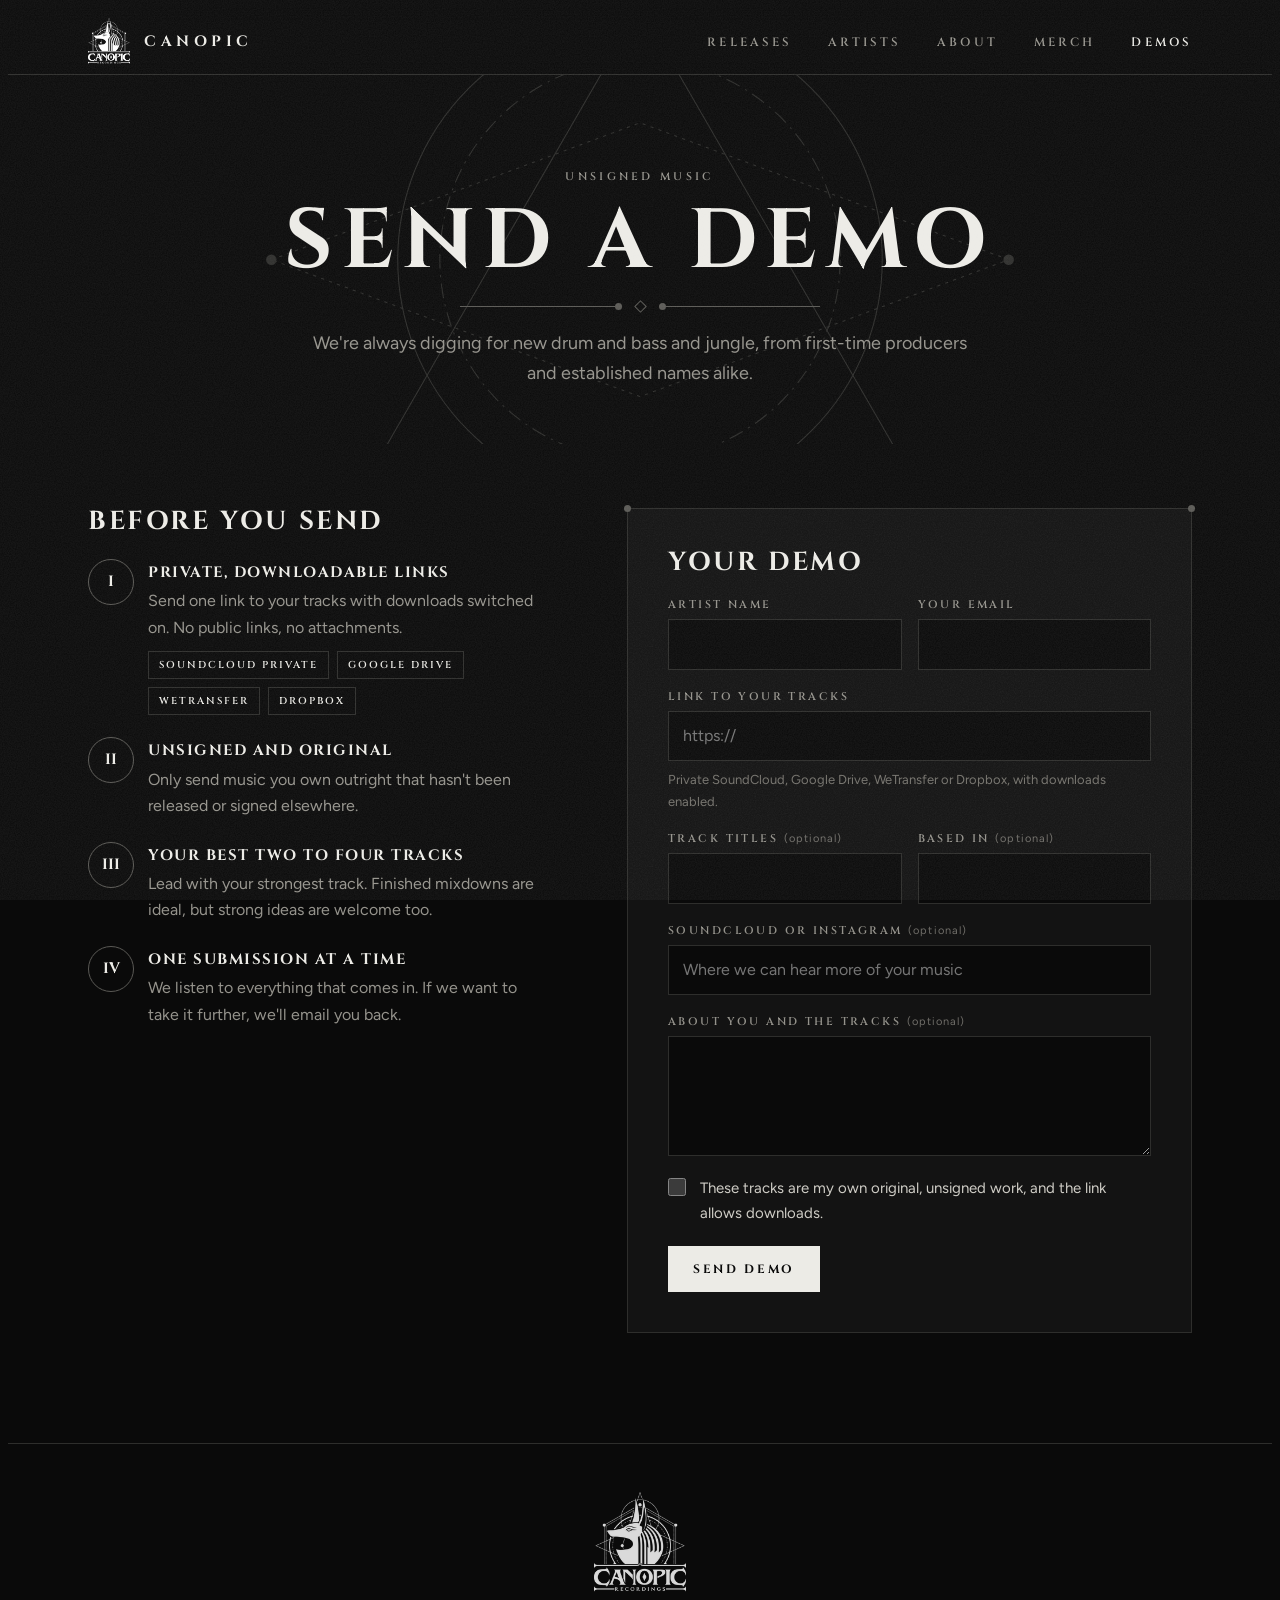
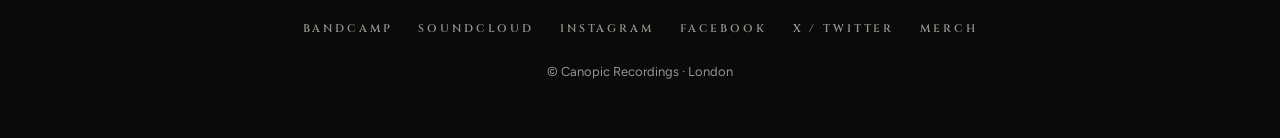
<file: demos/index.html>
<!doctype html>
<html lang="en-GB">
<head>
<meta charset="utf-8">
<meta name="viewport" content="width=device-width, initial-scale=1, viewport-fit=cover">
<title>Send a Demo · Canopic Recordings</title>
<meta name="description" content="Send your drum and bass or jungle demo to Canopic Recordings.">
<meta property="og:title" content="Send a demo to Canopic Recordings">
<meta property="og:description" content="Unsigned drum and bass and jungle. Private download links only.">
<meta property="og:image" content="https://canopicrecordings.com/assets/share.jpg">
<meta property="og:url" content="https://canopicrecordings.com/demos/">
<meta name="twitter:card" content="summary_large_image">
<meta name="theme-color" content="#0a0a0a">
<link rel="icon" type="image/png" href="/assets/favicon.png">
<link rel="apple-touch-icon" href="/assets/apple-touch-icon.png">
<link rel="preconnect" href="https://fonts.googleapis.com">
<link rel="preconnect" href="https://fonts.gstatic.com" crossorigin>
<link rel="stylesheet" href="https://fonts.googleapis.com/css2?family=Cinzel:wght@400;600;700;800&family=Figtree:wght@400;500;600&display=swap">
<link rel="stylesheet" href="/assets/site.css">
<style>
.demo-hero { padding-block: clamp(48px, 8vw, 96px) clamp(32px, 5vw, 56px); text-align: center; position: relative; overflow: hidden; }
.demo-hero .geo { position: absolute; inset: 0; width: 100%; height: 100%; color: var(--line); pointer-events: none; }
.demo-hero .wrap { position: relative; display: grid; justify-items: center; gap: 18px; }
.demo-hero h1 { margin: 0; font: 700 clamp(40px, 7vw, 84px)/1 var(--display); text-transform: uppercase; letter-spacing: .1em; text-wrap: balance; }
.demo-hero p { margin: 0; max-width: 56ch; color: var(--ash); font-size: 18px; }
.demo-hero .rule { width: min(100%, 360px); }

.demo-grid { display: grid; grid-template-columns: minmax(0, .9fr) minmax(0, 1.1fr); gap: clamp(32px, 6vw, 80px); align-items: start; padding-block: clamp(32px, 5vw, 64px) clamp(64px, 9vw, 110px); }
.guide h2 { margin: 0 0 22px; font: 700 26px/1.1 var(--display); text-transform: uppercase; letter-spacing: .1em; }
.guide ol { list-style: none; margin: 0; padding: 0; display: grid; gap: 22px; counter-reset: g; }
.guide li { display: grid; grid-template-columns: 44px minmax(0, 1fr); gap: 16px; counter-increment: g; }
.guide li::before { content: counter(g, upper-roman); font: 700 15px/44px var(--display); text-align: center; width: 44px; height: 44px; border: 1px solid var(--line-hi); border-radius: 50%; color: var(--bone); }
.guide h3 { margin: 4px 0 6px; font: 700 15px/1.3 var(--display); letter-spacing: .1em; text-transform: uppercase; }
.guide p { margin: 0; color: var(--ash); }
.guide .ok-links { display: flex; flex-wrap: wrap; gap: 8px; margin-top: 10px; }
.guide .ok-links span { font: 600 10px/1 var(--display); letter-spacing: .2em; text-transform: uppercase; border: 1px solid var(--line); padding: 8px 10px; color: var(--bone); }

.demo-form { position: relative; border: 1px solid var(--line); background: var(--stone); padding: clamp(22px, 3.4vw, 40px); display: grid; gap: 20px; }
.demo-form::before, .demo-form::after { content: ""; position: absolute; width: 7px; height: 7px; border-radius: 50%; background: var(--line-hi); top: -4px; }
.demo-form::before { left: -4px; } .demo-form::after { right: -4px; }
.demo-form h2 { margin: 0; font: 700 26px/1.1 var(--display); text-transform: uppercase; letter-spacing: .1em; }
.row { display: grid; grid-template-columns: minmax(0, 1fr) minmax(0, 1fr); gap: 16px; }
.field { display: grid; gap: 8px; min-width: 0; }
.field label { font: 600 11px/1.2 var(--display); letter-spacing: .22em; text-transform: uppercase; color: var(--ash); }
.field label em { font-style: normal; color: #6f6d68; letter-spacing: .1em; text-transform: none; font-family: var(--body); font-weight: 400; }
.field input, .field textarea { width: 100%; font: 400 16px/1.4 var(--body); padding: 13px 14px; background: var(--ink); color: var(--bone); border: 1px solid var(--line); border-radius: 0; }
.field input:focus, .field textarea:focus { outline: 1px solid var(--bone); outline-offset: 0; border-color: var(--bone); }
.field textarea { min-height: 120px; resize: vertical; }
.field .hint { font-size: 13px; color: #74726c; margin: 0; }
.field.bad input { border-color: #b0544a; }
.field .err { font-size: 13px; color: #d9776c; margin: 0; }
.check { display: grid; grid-template-columns: 20px minmax(0, 1fr); gap: 12px; align-items: start; font-size: 15px; color: #cfcdc6; }
.check input { width: 18px; height: 18px; margin: 2px 0 0; accent-color: #ecebe6; }
.hp { position: absolute; left: -9999px; width: 1px; height: 1px; overflow: hidden; }
.demo-form .btn { justify-self: start; }
.demo-form .btn[disabled] { opacity: .5; cursor: wait; }
.status { margin: 0; font-size: 15px; }
.status.ok { color: var(--bone); border-left: 2px solid var(--bone); padding-left: 12px; }
.status.bad { color: #d9776c; }
.sent { display: grid; gap: 14px; justify-items: start; }
.sent h2 { margin: 0; }
.sent p { margin: 0; color: var(--ash); }

@media (max-width: 860px) { .demo-grid { grid-template-columns: minmax(0, 1fr); } }
@media (max-width: 520px) { .row { grid-template-columns: minmax(0, 1fr); } }
</style>
</head>
<body>

<header class="top">
  <div class="wrap">
    <a class="logo" href="/" aria-label="Canopic Recordings home">
      <img src="/assets/logo-white-sm.webp" alt="" width="160" height="174">
      <span>CANOPIC</span>
    </a>
    <nav aria-label="Main">
      <ul>
        <li><a href="/#releases">Releases</a></li>
        <li><a href="/#artists">Artists</a></li>
        <li><a href="/#about">About</a></li>
        <li><a href="/merch/">Merch</a></li>
        <li><a href="/demos/" aria-current="page" style="color:var(--bone)">Demos</a></li>
      </ul>
    </nav>
  </div>
</header>

<main>
  <section class="demo-hero">
    <svg class="geo" viewBox="0 0 1200 500" preserveAspectRatio="xMidYMid slice" aria-hidden="true">
      <g fill="none" stroke="currentColor" stroke-width="1">
        <circle cx="600" cy="250" r="230"/>
        <circle cx="600" cy="250" r="190" stroke-dasharray="14 6 2 6"/>
        <path d="M600 10 L860 460 L340 460 Z"/>
        <path d="M250 250 L600 120 L950 250 L600 380 Z" stroke-dasharray="3 5"/>
      </g>
      <g fill="currentColor"><circle cx="600" cy="10" r="5"/><circle cx="250" cy="250" r="5"/><circle cx="950" cy="250" r="5"/></g>
    </svg>
    <div class="wrap">
      <span class="tag">Unsigned music</span>
      <h1>Send a demo</h1>
      <div class="rule"><b></b><i></i><b></b></div>
      <p>We're always digging for new drum and bass and jungle, from first-time producers and established names alike.</p>
    </div>
  </section>

  <div class="wrap demo-grid">
    <section class="guide" aria-labelledby="guide-h">
      <h2 id="guide-h">Before you send</h2>
      <ol>
        <li><div><h3>Private, downloadable links</h3>
          <p>Send one link to your tracks with downloads switched on. No public links, no attachments.</p>
          <div class="ok-links"><span>SoundCloud private</span><span>Google Drive</span><span>WeTransfer</span><span>Dropbox</span></div></div></li>
        <li><div><h3>Unsigned and original</h3>
          <p>Only send music you own outright that hasn't been released or signed elsewhere.</p></div></li>
        <li><div><h3>Your best two to four tracks</h3>
          <p>Lead with your strongest track. Finished mixdowns are ideal, but strong ideas are welcome too.</p></div></li>
        <li><div><h3>One submission at a time</h3>
          <p>We listen to everything that comes in. If we want to take it further, we'll email you back.</p></div></li>
      </ol>
    </section>

    <form class="demo-form" id="demo-form" novalidate>
      <h2>Your demo</h2>
      <div class="row">
        <div class="field"><label for="artist">Artist name</label><input id="artist" name="artist_name" autocomplete="nickname" required></div>
        <div class="field"><label for="email">Your email</label><input id="email" name="email" type="email" autocomplete="email" required></div>
      </div>
      <div class="field">
        <label for="link">Link to your tracks</label>
        <input id="link" name="demo_link" type="url" inputmode="url" placeholder="https://" required>
        <p class="hint">Private SoundCloud, Google Drive, WeTransfer or Dropbox, with downloads enabled.</p>
      </div>
      <div class="row">
        <div class="field"><label for="tracks">Track titles <em>(optional)</em></label><input id="tracks" name="track_titles"></div>
        <div class="field"><label for="where">Based in <em>(optional)</em></label><input id="where" name="location" autocomplete="address-level2"></div>
      </div>
      <div class="field"><label for="socials">SoundCloud or Instagram <em>(optional)</em></label><input id="socials" name="socials" placeholder="Where we can hear more of your music"></div>
      <div class="field"><label for="msg">About you and the tracks <em>(optional)</em></label><textarea id="msg" name="message"></textarea></div>
      <label class="check"><input type="checkbox" id="own" name="confirmed_original_unsigned" value="Yes" required><span>These tracks are my own original, unsigned work, and the link allows downloads.</span></label>
      <input type="checkbox" name="botcheck" class="hp" tabindex="-1" autocomplete="off" aria-hidden="true">
      <button class="btn solid" type="submit" id="send">Send demo</button>
      <p class="status" id="status" role="status" hidden></p>
    </form>
  </div>
</main>

<footer>
  <div class="wrap">
    <img src="/assets/logo-white-sm.webp" alt="Canopic Recordings" width="160" height="174">
    <ul>
      <li><a href="https://canopicrecordings.bandcamp.com">Bandcamp</a></li>
      <li><a href="https://soundcloud.com/canopicrecs">SoundCloud</a></li>
      <li><a href="https://www.instagram.com/canopicrecordings/">Instagram</a></li>
      <li><a href="https://www.facebook.com/canopicrecs">Facebook</a></li>
      <li><a href="https://twitter.com/canopicrecs">X / Twitter</a></li>
      <li><a href="/merch/">Merch</a></li>
    </ul>
    <span class="note">© Canopic Recordings · London</span>
  </div>
</footer>

<script>
// Submissions go through Web3Forms, which forwards them to the label inbox.
// The access key is an alias for the inbox and is safe to publish; the address itself never appears here.
const ACCESS_KEY = "6c65a9f8-6f6e-41a8-bc76-ddb1ce89697c";

const form = document.getElementById("demo-form");
const status = document.getElementById("status");
const btn = document.getElementById("send");

function say(text, kind) { status.textContent = text; status.className = "status " + kind; status.hidden = false; }
function mark(id, msg) {
  const f = document.getElementById(id).closest(".field");
  if (!f) return;
  f.classList.add("bad");
  if (!f.querySelector(".err")) { const p = document.createElement("p"); p.className = "err"; p.textContent = msg; f.appendChild(p); }
}
form.addEventListener("input", e => { const f = e.target.closest(".field"); if (f) { f.classList.remove("bad"); f.querySelector(".err")?.remove(); } });

form.addEventListener("submit", async e => {
  e.preventDefault();
  status.hidden = true;
  let ok = true;
  const v = id => document.getElementById(id).value.trim();
  if (!v("artist")) { mark("artist", "Add your artist name."); ok = false; }
  if (!/^\S+@\S+\.\S+$/.test(v("email"))) { mark("email", "Add an email address we can reply to."); ok = false; }
  if (!/^https?:\/\/\S+\.\S+/.test(v("link"))) { mark("link", "Paste the full link, starting with https://"); ok = false; }
  if (!document.getElementById("own").checked) { say("Tick the box to confirm the tracks are yours and unsigned.", "bad"); ok = false; }
  if (!ok) return;
  if (!ACCESS_KEY) { say("Demo submissions open very soon. Please check back shortly.", "bad"); return; }

  const data = Object.fromEntries(new FormData(form));
  data.access_key = ACCESS_KEY;
  data.subject = "Demo: " + data.artist_name;
  data.from_name = "Canopic website";
  data.replyto = data.email;
  btn.disabled = true; btn.textContent = "Sending…";
  try {
    const res = await fetch("https://api.web3forms.com/submit", { method: "POST", headers: { "Content-Type": "application/json", "Accept": "application/json" }, body: JSON.stringify(data) });
    const out = await res.json().catch(() => ({}));
    if (!res.ok || out.success === false) throw new Error(out.message || "send failed");
    form.innerHTML = `<div class="sent"><span class="tag">Received</span><h2>Thanks, ${data.artist_name.replace(/[<>&"]/g, "")}</h2><p>Your demo is with us. We listen to everything, and if we want to take it further we'll email you at the address you gave.</p><a class="btn ghost" href="/">Back to the label</a></div>`;
  } catch (err) {
    btn.disabled = false; btn.textContent = "Send demo";
    say("That didn't send. Check your connection and try again in a moment.", "bad");
  }
});
</script>
</body>
</html>
</file>
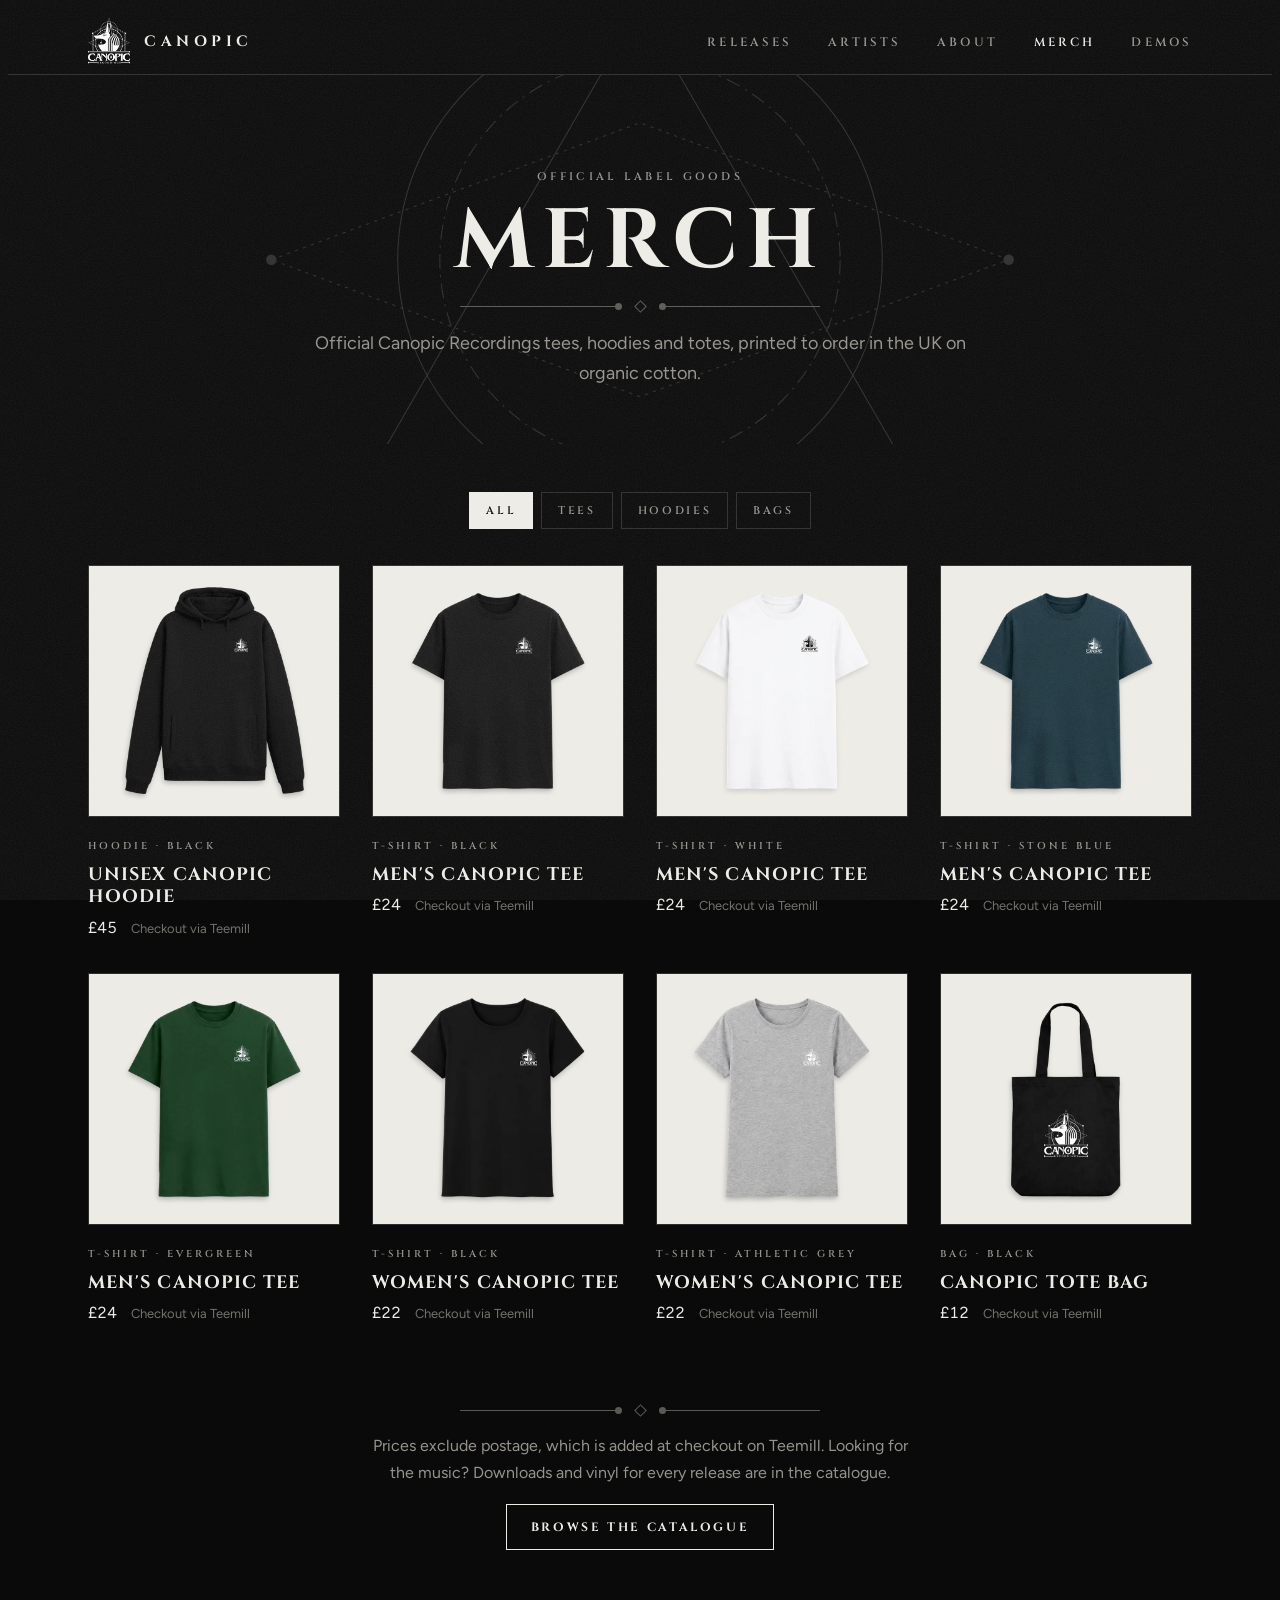
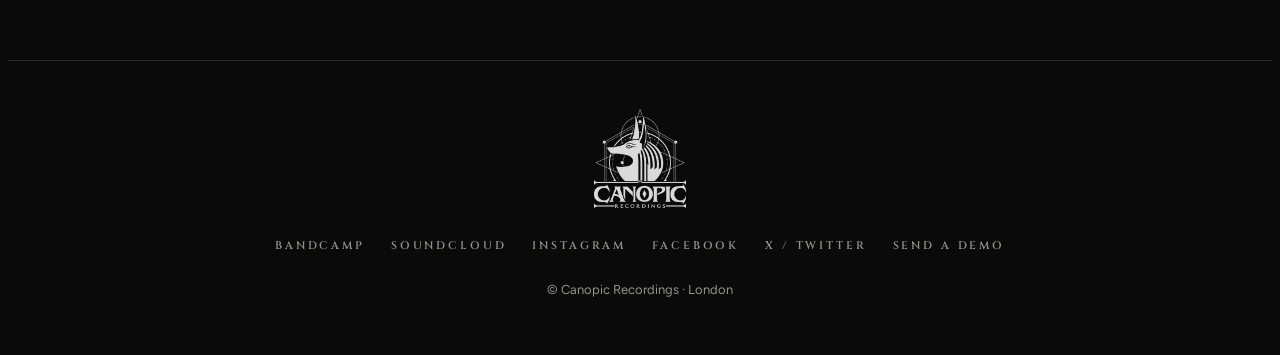
<file: merch/index.html>
<!doctype html>
<html lang="en-GB">
<head>
<meta charset="utf-8">
<meta name="viewport" content="width=device-width, initial-scale=1, viewport-fit=cover">
<title>Merch · Canopic Recordings</title>
<meta name="description" content="Official Canopic Recordings merch: t-shirts and more, shipped via Bandcamp.">
<meta property="og:title" content="Canopic Recordings merch">
<meta property="og:description" content="Official label merch, shipped via Bandcamp.">
<meta property="og:image" content="https://canopicrecordings.com/assets/share.jpg">
<meta property="og:url" content="https://canopicrecordings.com/merch/">
<meta name="twitter:card" content="summary_large_image">
<meta name="theme-color" content="#0a0a0a">
<link rel="icon" type="image/png" href="/assets/favicon.png">
<link rel="apple-touch-icon" href="/assets/apple-touch-icon.png">
<link rel="preconnect" href="https://fonts.googleapis.com">
<link rel="preconnect" href="https://fonts.gstatic.com" crossorigin>
<link rel="stylesheet" href="https://fonts.googleapis.com/css2?family=Cinzel:wght@400;600;700;800&family=Figtree:wght@400;500;600&display=swap">
<link rel="stylesheet" href="/assets/site.css">
<style>
.page-hero { padding-block: clamp(48px, 8vw, 96px) clamp(32px, 5vw, 56px); text-align: center; position: relative; overflow: hidden; }
.page-hero .geo { position: absolute; inset: 0; width: 100%; height: 100%; color: var(--line); pointer-events: none; }
.page-hero .wrap { position: relative; display: grid; justify-items: center; gap: 18px; }
.page-hero h1 { margin: 0; font: 700 clamp(40px, 7vw, 84px)/1 var(--display); text-transform: uppercase; letter-spacing: .1em; }
.page-hero p { margin: 0; max-width: 56ch; color: var(--ash); font-size: 18px; }
.page-hero .rule { width: min(100%, 360px); }

.store { padding-block: clamp(24px, 4vw, 48px) clamp(64px, 9vw, 110px); }

/* product grid, same rhythm as the catalogue */
.products { display: grid; grid-template-columns: repeat(auto-fill, minmax(min(100%, 230px), 1fr)); gap: clamp(18px, 2.6vw, 32px); }
.product { display: grid; gap: 14px; align-content: start; text-decoration: none; }
.product .art { position: relative; aspect-ratio: 1; max-width: 100%; overflow: hidden; background: var(--stone); border: 1px solid var(--line); }
.product .art img { width: 100%; height: 100%; object-fit: cover; display: block; transition: transform .5s ease; }
.product .flag { position: absolute; top: 12px; left: 12px; background: var(--ink); color: var(--bone); border: 1px solid var(--bone); font: 700 10px/1 var(--display); letter-spacing: .26em; text-transform: uppercase; padding: 8px 10px; }
.product .buy { position: absolute; left: 0; right: 0; bottom: 0; background: var(--bone); color: var(--ink); font: 700 11px/1 var(--display); letter-spacing: .24em; text-transform: uppercase; padding: 12px; text-align: center; transform: translateY(100%); transition: transform .25s ease; }
.product:hover img, .product:focus-visible img { transform: scale(1.04); }
.product:hover .buy, .product:focus-visible .buy { transform: none; }
.product .kind { font: 600 10px/1 var(--display); letter-spacing: .3em; text-transform: uppercase; color: var(--ash); }
.product h2 { margin: 6px 0 0; font: 700 18px/1.25 var(--display); text-transform: uppercase; letter-spacing: .06em; }
.product .meta { margin: 6px 0 0; display: flex; flex-wrap: wrap; align-items: baseline; gap: 4px 14px; }
.product .price { color: var(--bone); font-variant-numeric: tabular-nums; }
.product .via { font-size: 13px; color: #74726c; }
.product .art { background: var(--bone); }
.product.out .art img { filter: grayscale(1) brightness(.6); }
@media (hover: none) { .product .buy { transform: none; } }

/* a single product gets the full feature treatment */
.products.solo { grid-template-columns: minmax(0, 1fr) minmax(0, 1fr); gap: clamp(28px, 5vw, 64px); align-items: center; }
.solo-art { position: relative; aspect-ratio: 1; max-width: 100%; background: var(--stone); border: 1px solid var(--line); overflow: hidden; }
.solo-art::before, .solo-art::after { content: ""; position: absolute; width: 7px; height: 7px; border-radius: 50%; background: var(--line-hi); top: -4px; z-index: 1; }
.solo-art::before { left: -4px; } .solo-art::after { right: -4px; }
.solo-art img { width: 100%; height: 100%; object-fit: cover; display: block; }
.solo-info { display: grid; gap: 18px; justify-items: start; }
.solo-info h2 { margin: 0; font: 700 clamp(28px, 4vw, 44px)/1.05 var(--display); text-transform: uppercase; letter-spacing: .06em; text-wrap: balance; }
.solo-info .price { margin: 0; font: 600 24px/1 var(--body); font-variant-numeric: tabular-nums; }
.solo-info .desc { margin: 0; color: #cfcdc6; max-width: 52ch; }
.solo-info ul { margin: 0; padding: 0; list-style: none; display: grid; gap: 8px; color: var(--ash); font-size: 15px; }
.solo-info li { display: flex; gap: 12px; align-items: baseline; }
.solo-info li::before { content: ""; width: 6px; height: 6px; border: 1px solid var(--line-hi); transform: rotate(45deg); flex: none; position: relative; top: -2px; }
.solo-info .ship { font: 600 11px/1 var(--display); letter-spacing: .24em; text-transform: uppercase; color: var(--ash); }
@media (max-width: 860px) { .products.solo { grid-template-columns: minmax(0, 1fr); } }

.store-note { margin-top: clamp(48px, 7vw, 80px); display: grid; justify-items: center; gap: 18px; text-align: center; }
.store-note p { margin: 0; color: var(--ash); max-width: 56ch; }
.store-note .rule { width: min(100%, 360px); }
.store-note .cta-row { justify-content: center; margin: 0; }
</style>
</head>
<body>

<header class="top">
  <div class="wrap">
    <a class="logo" href="/" aria-label="Canopic Recordings home">
      <img src="/assets/logo-white-sm.webp" alt="" width="160" height="174">
      <span>CANOPIC</span>
    </a>
    <nav aria-label="Main">
      <ul>
        <li><a href="/#releases">Releases</a></li>
        <li><a href="/#artists">Artists</a></li>
        <li><a href="/#about">About</a></li>
        <li><a href="/merch/" aria-current="page" style="color:var(--bone)">Merch</a></li>
        <li><a href="/demos/">Demos</a></li>
      </ul>
    </nav>
  </div>
</header>

<main>
  <section class="page-hero">
    <svg class="geo" viewBox="0 0 1200 500" preserveAspectRatio="xMidYMid slice" aria-hidden="true">
      <g fill="none" stroke="currentColor" stroke-width="1">
        <circle cx="600" cy="250" r="230"/>
        <circle cx="600" cy="250" r="190" stroke-dasharray="14 6 2 6"/>
        <path d="M600 10 L860 460 L340 460 Z"/>
        <path d="M250 250 L600 120 L950 250 L600 380 Z" stroke-dasharray="3 5"/>
      </g>
      <g fill="currentColor"><circle cx="600" cy="10" r="5"/><circle cx="250" cy="250" r="5"/><circle cx="950" cy="250" r="5"/></g>
    </svg>
    <div class="wrap">
      <span class="tag">Official label goods</span>
      <h1>Merch</h1>
      <div class="rule"><b></b><i></i><b></b></div>
      <p>Official Canopic Recordings tees, hoodies and totes, printed to order in the UK on organic cotton.</p>
    </div>
  </section>

  <section class="store">
    <div class="wrap">
      <div class="filters merch-filters" role="group" aria-label="Filter merch">
        <button class="chip" type="button" data-f="all" aria-pressed="true">All</button>
        <button class="chip" type="button" data-f="tees" aria-pressed="false">Tees</button>
        <button class="chip" type="button" data-f="hoodies" aria-pressed="false">Hoodies</button>
        <button class="chip" type="button" data-f="bags" aria-pressed="false">Bags</button>
      </div>
      <div class="products" id="products"></div>

      <div class="store-note">
        <div class="rule"><b></b><i></i><b></b></div>
        <p>Prices exclude postage, which is added at checkout on Teemill. Looking for the music? Downloads and vinyl for every release are in the catalogue.</p>
        <div class="cta-row">
          <a class="btn ghost" href="/#releases">Browse the catalogue</a>
        </div>
      </div>
    </div>
  </section>
</main>

<footer>
  <div class="wrap">
    <img src="/assets/logo-white-sm.webp" alt="Canopic Recordings" width="160" height="174">
    <ul>
      <li><a href="https://canopicrecordings.bandcamp.com">Bandcamp</a></li>
      <li><a href="https://soundcloud.com/canopicrecs">SoundCloud</a></li>
      <li><a href="https://www.instagram.com/canopicrecordings/">Instagram</a></li>
      <li><a href="https://www.facebook.com/canopicrecs">Facebook</a></li>
      <li><a href="https://twitter.com/canopicrecs">X / Twitter</a></li>
      <li><a href="/demos/">Send a demo</a></li>
    </ul>
    <span class="note">© Canopic Recordings · London</span>
  </div>
</footer>

<script>
// To add a product: copy one entry and change the details.
// cat groups the filter buttons; price can be left as "" until it's set; soldOut: true greys it out.
const TEEMILL = "Teemill", BANDCAMP = "Bandcamp";
const products = [
  { title: "Unisex Canopic Hoodie", kind: "Hoodie", colour: "Black", cat: "hoodies", price: "£45", via: TEEMILL,
    url: "https://canopic.teemill.com/product/canopic-logo-hoodie-black/?colour=Black", img: "/assets/merch/hoodie-black.webp" },
  { title: "Men's Canopic Tee", kind: "T-shirt", colour: "Black", cat: "tees", price: "£24", via: TEEMILL,
    url: "https://canopic.teemill.com/product/canopic-logo-black-tee/?colour=Black", img: "/assets/merch/tee-black.webp" },
  { title: "Men's Canopic Tee", kind: "T-shirt", colour: "White", cat: "tees", price: "£24", via: TEEMILL,
    url: "https://canopic.teemill.com/product/canopic-logo-white-tee/?colour=White", img: "/assets/merch/tee-white.webp" },
  { title: "Men's Canopic Tee", kind: "T-shirt", colour: "Stone blue", cat: "tees", price: "£24", via: TEEMILL,
    url: "https://canopic.teemill.com/product/stone-blue-tee/?colour=Denim%20Blue", img: "/assets/merch/tee-stone-blue.webp" },
  { title: "Men's Canopic Tee", kind: "T-shirt", colour: "Evergreen", cat: "tees", price: "£24", via: TEEMILL,
    url: "https://canopic.teemill.com/product/mens-dark-green-tee/?colour=Evergreen", img: "/assets/merch/tee-evergreen.webp" },
  { title: "Women's Canopic Tee", kind: "T-shirt", colour: "Black", cat: "tees", price: "£22", via: TEEMILL,
    url: "https://canopic.teemill.com/product/ladies-black-tee/?colour=Black", img: "/assets/merch/ladies-tee-black.webp" },
  { title: "Women's Canopic Tee", kind: "T-shirt", colour: "Athletic grey", cat: "tees", price: "£22", via: TEEMILL,
    url: "https://canopic.teemill.com/product/ladies-grey-tee/?colour=Athletic%20Grey", img: "/assets/merch/ladies-tee-grey.webp" },
  { title: "Canopic Tote Bag", kind: "Bag", colour: "Black", cat: "bags", price: "£12", via: TEEMILL,
    url: "https://canopic.teemill.com/product/canopic-tote/?colour=Black", img: "/assets/merch/tote-black.webp" }
];

const box = document.getElementById("products");
const esc = s => String(s).replace(/[&<>"]/g, c => ({ "&": "&amp;", "<": "&lt;", ">": "&gt;", '"': "&quot;" }[c]));

function render(filter) {
  box.innerHTML = products.filter(p => filter === "all" || p.cat === filter).map(p => `
    <a class="product${p.soldOut ? " out" : ""}" href="${p.url}" target="_blank" rel="noopener">
      <div class="art"><img src="${p.img}" alt="${esc(p.title)}${p.colour ? ", " + esc(p.colour) : ""}" width="800" height="800" loading="lazy">
        ${p.soldOut ? `<span class="flag">Sold out</span>` : `<span class="buy">Choose size &amp; buy</span>`}</div>
      <div>
        <span class="kind">${esc(p.kind)}${p.colour ? " · " + esc(p.colour) : ""}</span>
        <h2>${esc(p.title)}</h2>
        <p class="meta">${p.price ? `<span class="price">${esc(p.price)}</span>` : ""}<span class="via">Checkout via ${esc(p.via)}</span></p>
      </div>
    </a>`).join("");
}
const chips = document.querySelectorAll(".merch-filters .chip");
chips.forEach(c => c.addEventListener("click", () => {
  chips.forEach(o => o.setAttribute("aria-pressed", o === c ? "true" : "false"));
  render(c.dataset.f);
}));
render("all");
</script>
</body>
</html>
</file>
<file: assets/site.css>
/* Layout: the label's own sleeve. Black stone ground with grain, bone-white type, thin sacred-geometry linework from the logo (circles, triangles, dotted orbits, dot nodes), Cinzel capitals echoing RECORDINGS. Monochrome by design. */
:root {
  color-scheme: dark;
  --ink: #0a0a0a;
  --stone: #131313;
  --line: #2e2e2c;
  --line-hi: #5a5955;
  --bone: #ecebe6;
  --ash: #95938c;
  --display: "Cinzel", "Trajan Pro", "Times New Roman", serif;
  --body: "Figtree", "Helvetica Neue", Arial, sans-serif;
  --gutter: clamp(16px, 4vw, 48px);
  --grain: url("data:image/svg+xml;utf8,<svg xmlns='http://www.w3.org/2000/svg' width='220' height='220'><filter id='n'><feTurbulence type='fractalNoise' baseFrequency='.85' numOctaves='3' stitchTiles='stitch'/><feColorMatrix values='0 0 0 0 1  0 0 0 0 1  0 0 0 0 1  0 0 0 .07 0'/></filter><rect width='100%' height='100%' filter='url(%23n)'/></svg>");
}
* { box-sizing: border-box; }
body { background: var(--ink); color: var(--bone); font: 400 16px/1.65 var(--body); }
body::before { content: ""; position: fixed; inset: 0; background-image: var(--grain); pointer-events: none; z-index: 50; mix-blend-mode: screen; }
a { color: inherit; }
a:focus-visible, button:focus-visible, input:focus-visible { outline: 1px solid var(--bone); outline-offset: 4px; }
.wrap { max-width: 1200px; margin: 0 auto; padding-inline: var(--gutter); }
.caps { font-family: var(--display); text-transform: uppercase; letter-spacing: .32em; }

/* concept ribbon */

/* nav */
header.top { position: sticky; top: env(safe-area-inset-top, 0px); z-index: 10; background: rgba(10,10,10,.9); backdrop-filter: blur(8px); border-bottom: 1px solid var(--line); }
header.top .wrap { display: flex; align-items: center; justify-content: space-between; gap: 16px; padding-block: 10px; flex-wrap: wrap; }
.logo { display: flex; align-items: center; gap: 14px; text-decoration: none; }
.logo img { height: 46px; width: auto; }
.logo span { font: 700 15px/1 var(--display); letter-spacing: .3em; }
nav ul { display: flex; gap: clamp(16px, 3vw, 36px); list-style: none; margin: 0; padding: 0; flex-wrap: wrap; }
nav a { font: 600 12px/1 var(--display); letter-spacing: .26em; text-transform: uppercase; text-decoration: none; color: var(--ash); }
nav a:hover { color: var(--bone); }

/* divider: the banner rule from the logo, nodes at the ends, a diamond at the centre */
.rule { display: flex; align-items: center; gap: 0; color: var(--line-hi); }
.rule::before, .rule::after { content: ""; flex: 1; height: 1px; background: currentColor; }
.rule i { width: 9px; height: 9px; border: 1px solid currentColor; transform: rotate(45deg); margin: 0 14px; flex: none; }
.rule b { width: 7px; height: 7px; border-radius: 50%; background: currentColor; flex: none; }

/* hero */
.hero { position: relative; overflow: hidden; padding-block: clamp(40px, 7vw, 88px); }
.hero .geo { position: absolute; inset: 0; width: 100%; height: 100%; color: var(--line); pointer-events: none; }
.hero-grid { position: relative; display: grid; grid-template-columns: minmax(0, 1.1fr) minmax(0, 1fr); gap: clamp(32px, 6vw, 80px); align-items: center; }
.hero-logo { width: min(100%, 420px); height: auto; display: block; filter: drop-shadow(0 0 40px rgba(0,0,0,.9)); }
.eyebrow { font: 600 12px/1 var(--display); letter-spacing: .34em; text-transform: uppercase; color: var(--ash); margin: 0 0 28px; }
.lede { max-width: 50ch; color: var(--ash); font-size: 18px; margin: 32px 0 0; text-wrap: pretty; }
.cta-row { display: flex; flex-wrap: wrap; gap: 12px; margin-top: 30px; }
.btn { display: inline-flex; align-items: center; justify-content: center; gap: 10px; font: 700 12px/1 var(--display); letter-spacing: .22em; text-transform: uppercase; padding: 16px 24px; text-decoration: none; border: 1px solid var(--bone); cursor: pointer; transition: background .2s, color .2s; }
.btn.solid { background: var(--bone); color: var(--ink); }
.btn.solid:hover { background: transparent; color: var(--bone); }
.btn.ghost { background: transparent; color: var(--bone); }
.btn.ghost:hover { background: var(--bone); color: var(--ink); }

/* featured release */
.feature { position: relative; background: var(--stone); border: 1px solid var(--line); padding: 18px; display: grid; gap: 18px; }
.feature::before, .feature::after { content: ""; position: absolute; width: 7px; height: 7px; border-radius: 50%; background: var(--line-hi); top: -4px; }
.feature::before { left: -4px; } .feature::after { right: -4px; }
.feature-art { width: 100%; height: auto; aspect-ratio: 1; object-fit: cover; display: block; max-width: 100%; }
.soon-art { position: relative; }
.soon-stamp { position: absolute; top: 14px; left: 14px; background: var(--ink); color: var(--bone); border: 1px solid var(--bone); font: 700 11px/1 var(--display); letter-spacing: .3em; text-transform: uppercase; padding: 10px 12px; }
.soon-copy { margin: 0; color: var(--ash); border-top: 1px solid var(--line); padding-top: 16px; }

/* latest release strip */
.latest-wrap { padding-block: 0 clamp(40px, 6vw, 72px); }
.latest { position: relative; display: grid; grid-template-columns: 120px minmax(0, 290px) minmax(0, 1fr) auto; gap: 24px; align-items: center; background: var(--stone); border: 1px solid var(--line); padding: 14px; }
.latest::before, .latest::after { content: ""; position: absolute; width: 7px; height: 7px; border-radius: 50%; background: var(--line-hi); top: 50%; margin-top: -4px; }
.latest::before { left: -4px; } .latest::after { right: -4px; }
.latest-art { width: 120px; height: 120px; object-fit: cover; display: block; }
.latest-meta h2 { margin: 8px 0 0; font: 700 22px/1.1 var(--display); letter-spacing: .06em; text-transform: uppercase; }
.latest-meta p { margin: 4px 0 0; color: var(--ash); }
.latest-player { border: 0; width: 100%; height: 120px; display: block; min-width: 0; }
@media (max-width: 1000px) {
  .latest { grid-template-columns: 96px minmax(0, 1fr); }
  .latest-art { width: 96px; height: 96px; }
  .latest-player { grid-column: 1 / -1; }
  .latest-buy { grid-column: 1 / -1; }
}
.feature-meta { display: flex; justify-content: space-between; align-items: end; gap: 14px; flex-wrap: wrap; }
.feature-meta h2 { margin: 6px 0 0; font: 700 28px/1.1 var(--display); letter-spacing: .06em; text-transform: uppercase; }
.feature-meta p { margin: 4px 0 0; color: var(--ash); }
.tag { font: 600 11px/1 var(--display); letter-spacing: .3em; text-transform: uppercase; color: var(--ash); }
.note { font: 400 13px/1.5 var(--body); color: var(--ash); margin: 0; }

/* sections */
section.block { padding-block: clamp(56px, 8vw, 100px); }
.sec-head { display: grid; justify-items: center; text-align: center; gap: 14px; margin-bottom: 44px; }
.sec-head h2 { margin: 0; font: 700 clamp(32px, 5vw, 56px)/1 var(--display); text-transform: uppercase; letter-spacing: .12em; text-wrap: balance; }
.sec-head p { margin: 0; color: var(--ash); max-width: 54ch; }
.sec-head .rule { width: min(100%, 360px); }

/* filters */
.filters { display: flex; gap: 8px; flex-wrap: wrap; justify-content: center; margin-bottom: 36px; }
.chip { font: 600 11px/1 var(--display); letter-spacing: .24em; text-transform: uppercase; padding: 12px 16px; background: transparent; color: var(--ash); border: 1px solid var(--line); cursor: pointer; }
.chip:hover { color: var(--bone); border-color: var(--line-hi); }
.chip[aria-pressed="true"] { color: var(--ink); background: var(--bone); border-color: var(--bone); }

/* release grid */
.grid { display: grid; grid-template-columns: repeat(auto-fill, minmax(min(100%, 220px), 1fr)); gap: clamp(18px, 2.6vw, 32px); }
.rel { display: grid; gap: 14px; text-decoration: none; align-content: start; }
.rel .art { position: relative; aspect-ratio: 1; max-width: 100%; overflow: hidden; background: var(--stone); border: 1px solid var(--line); }
.rel img, .rel canvas { width: 100%; height: 100%; object-fit: cover; display: block; transition: transform .5s ease, filter .5s ease; filter: grayscale(.15) brightness(.92); }
.rel .buy { position: absolute; left: 0; right: 0; bottom: 0; background: var(--bone); color: var(--ink); font: 700 11px/1 var(--display); letter-spacing: .24em; text-transform: uppercase; padding: 12px; text-align: center; transform: translateY(100%); transition: transform .25s ease; }
.rel:hover img, .rel:focus-visible img, .rel:hover canvas, .rel:focus-visible canvas { transform: scale(1.04); filter: none; }
.rel:hover .buy, .rel:focus-visible .buy { transform: none; }
.rel h3 { margin: 0; font: 700 17px/1.25 var(--display); text-transform: uppercase; letter-spacing: .06em; text-wrap: balance; }
.rel p { margin: 4px 0 0; color: var(--ash); font-size: 14px; }
.rel .kind { font: 600 10px/1 var(--display); letter-spacing: .3em; text-transform: uppercase; color: var(--ash); }
@media (hover: none) { .rel .buy { transform: none; } }

/* artists */
.roster { list-style: none; margin: 0 auto; padding: 0; display: flex; flex-wrap: wrap; justify-content: center; align-items: center; gap: 10px 0; max-width: 1000px; }
.roster li { display: flex; align-items: center; font: 600 clamp(22px, 3.6vw, 42px)/1.2 var(--display); text-transform: uppercase; letter-spacing: .08em; }
.roster li:not(:last-child)::after { content: ""; width: .22em; height: .22em; border: 1px solid var(--line-hi); transform: rotate(45deg); margin: 0 .7em; }
.roster a { text-decoration: none; color: var(--ash); transition: color .2s; }
.roster a:hover { color: var(--bone); }

/* about + newsletter */
.two { display: grid; grid-template-columns: minmax(0, 1fr) minmax(0, 1fr); gap: clamp(32px, 6vw, 80px); align-items: start; }
.about-h { margin: 18px 0 26px; font: 700 clamp(32px, 5vw, 56px)/1 var(--display); text-transform: uppercase; letter-spacing: .12em; }
.about p { font-size: 18px; max-width: 56ch; margin: 0 0 16px; color: #cfcdc6; }
.about .place { font: 600 12px/1 var(--display); letter-spacing: .34em; text-transform: uppercase; color: var(--ash); margin: 0; }
.signup { position: relative; border: 1px solid var(--line); background: var(--stone); padding: clamp(24px, 3vw, 40px); display: grid; gap: 16px; }
.signup h3 { margin: 0; font: 700 28px/1.1 var(--display); text-transform: uppercase; letter-spacing: .1em; }
.signup p { margin: 0; color: var(--ash); }
.signup form { display: flex; gap: 8px; flex-wrap: wrap; }
.signup label { flex-basis: 100%; font: 600 11px/1 var(--display); letter-spacing: .26em; text-transform: uppercase; color: var(--ash); }
.signup input { flex: 1 1 200px; min-width: 0; font: 400 16px/1 var(--body); padding: 14px; background: var(--ink); color: var(--bone); border: 1px solid var(--line); }
.signup input::placeholder { color: #5d5c58; }
.ok { color: var(--bone); font-size: 14px; }

/* footer */
footer { padding-block: 48px; color: var(--ash); border-top: 1px solid var(--line); }
footer .wrap { display: grid; justify-items: center; gap: 22px; text-align: center; }
footer img { width: 92px; height: auto; opacity: .85; }
footer ul { display: flex; gap: 26px; list-style: none; margin: 0; padding: 0; flex-wrap: wrap; justify-content: center; }
footer a { text-decoration: none; font: 600 11px/1 var(--display); letter-spacing: .26em; text-transform: uppercase; }
footer a:hover { color: var(--bone); }

@media (max-width: 860px) {
  .hero-grid, .two { grid-template-columns: minmax(0, 1fr); }
  .hero-copy { display: grid; justify-items: center; text-align: center; }
  .hero-logo { width: min(100%, 320px); }
  .cta-row { justify-content: center; }
}
@media (max-width: 520px) { .logo span { display: none; } }
@media (prefers-reduced-motion: reduce) {
    .rel img, .rel canvas, .rel .buy { transition: none; }
}
</file>
